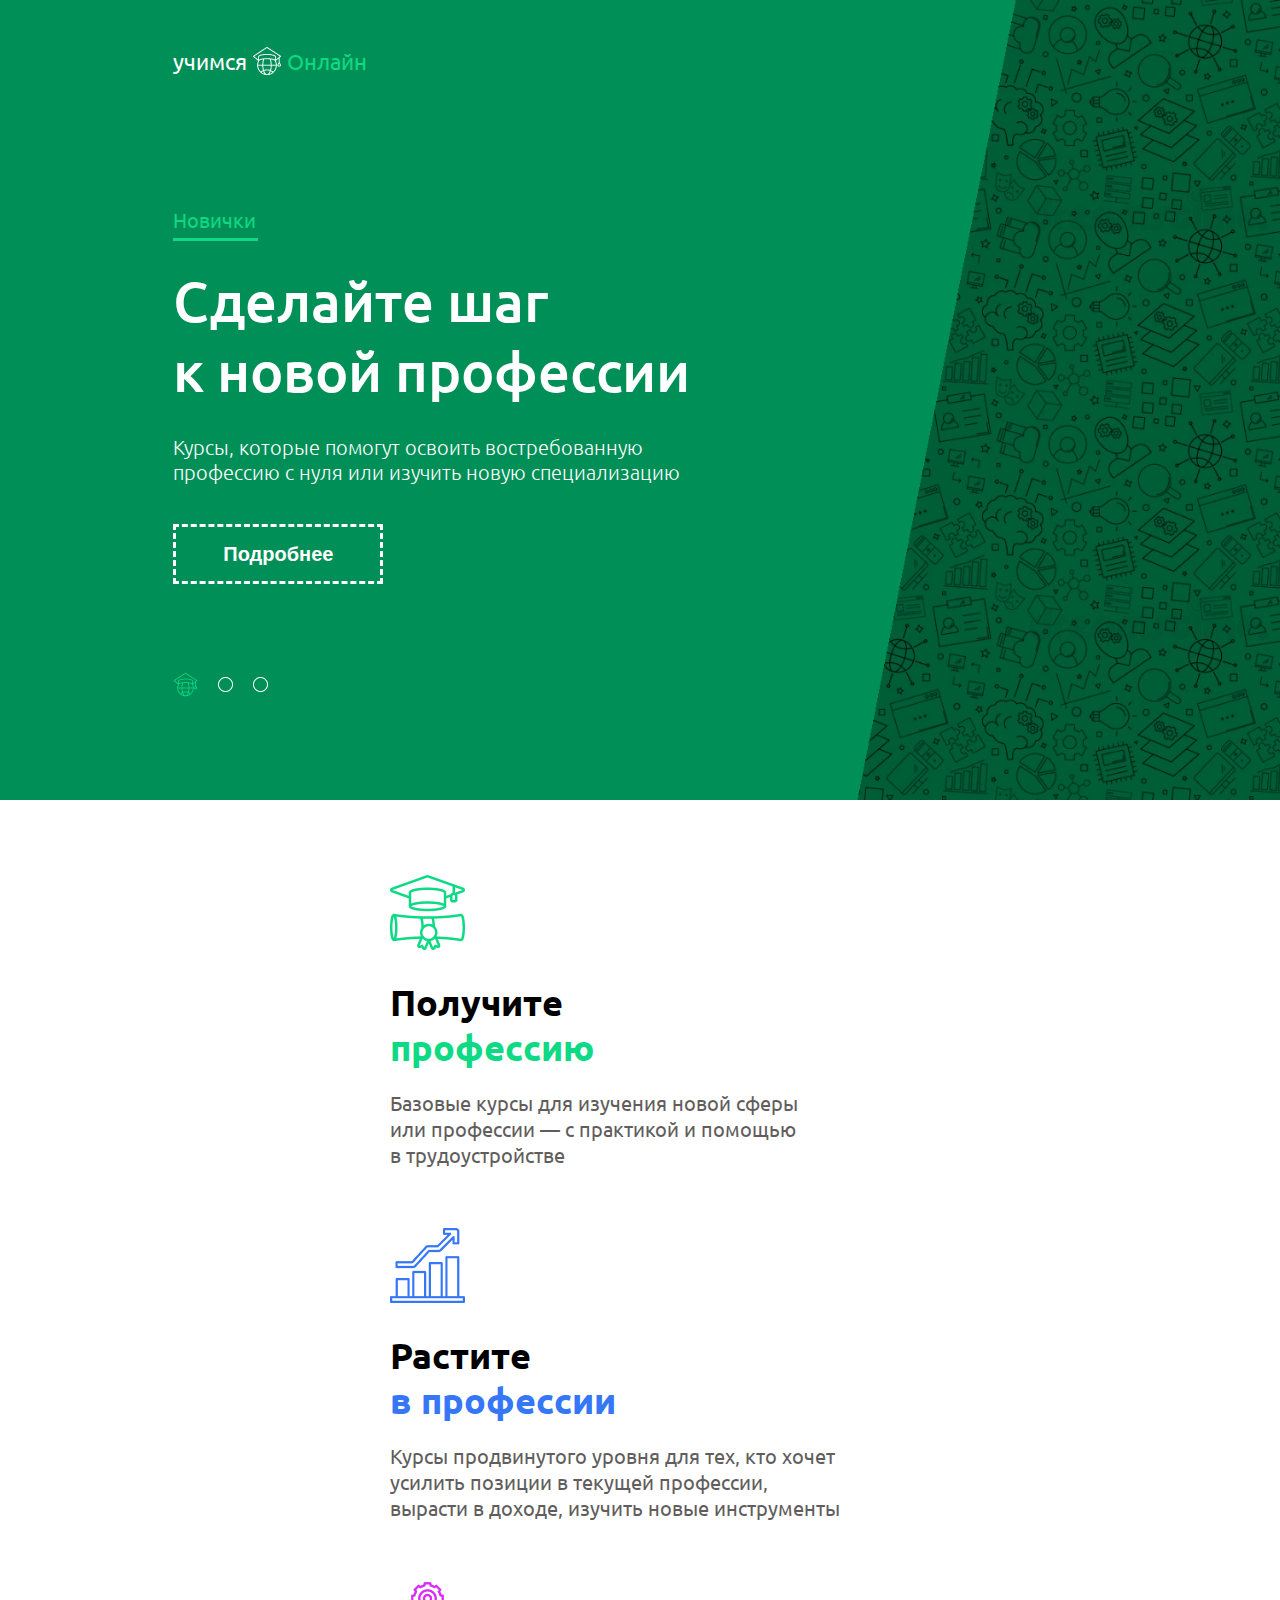
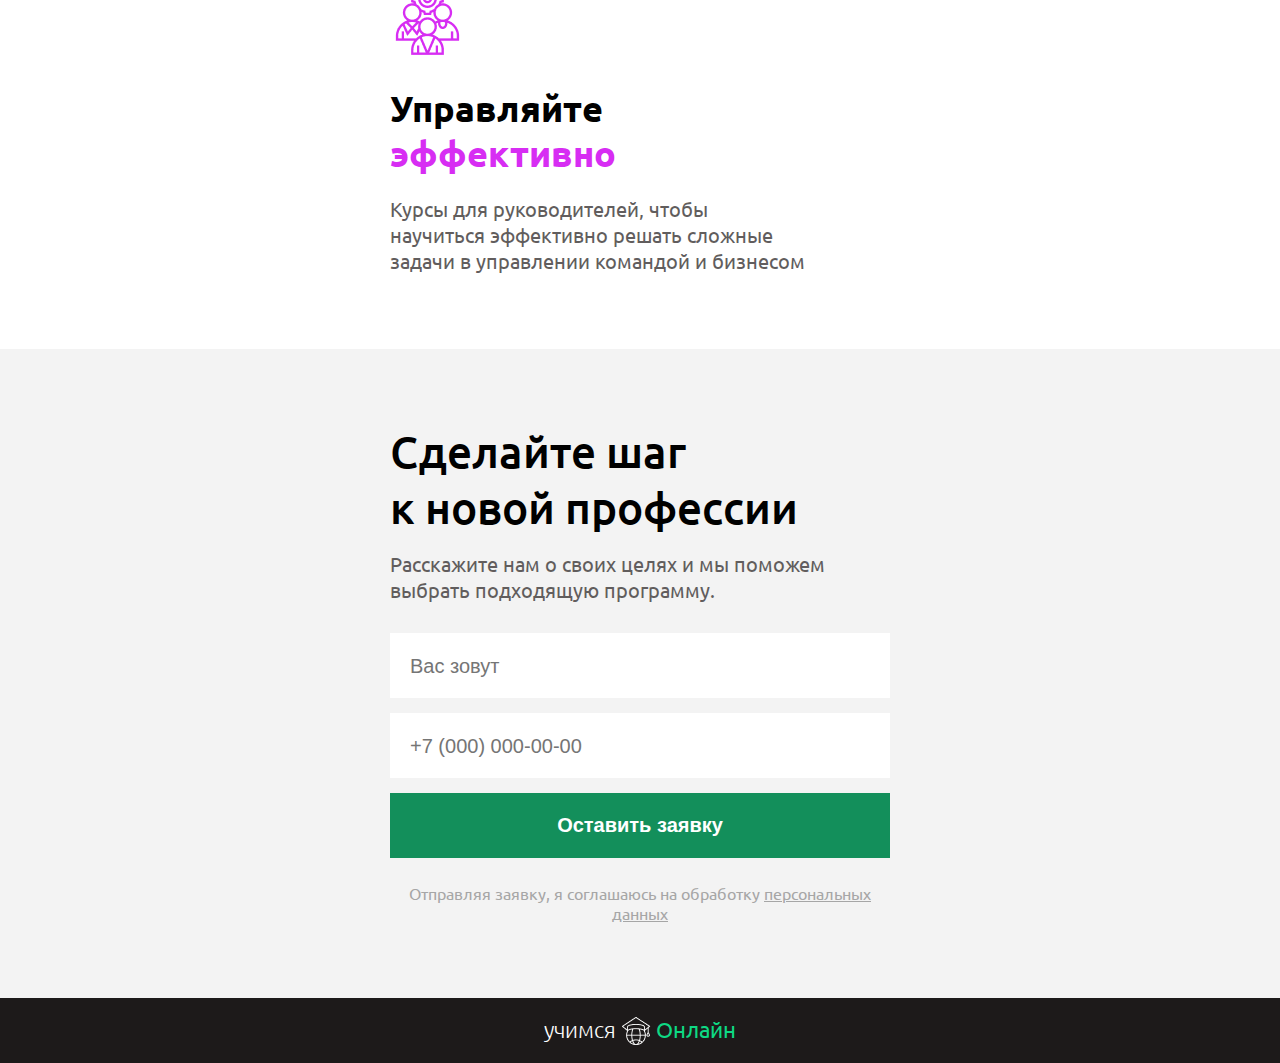
<file: index.html>
<!DOCTYPE html>
<html lang="ru">
<head>
  <meta charset="UTF-8">
  <meta http-equiv="X-UA-Compatible" content="IE=edge, chrome=1">
  <meta name="viewport" content="width=device-width, initial-scale=1.0">
  <link rel="stylesheet" href="./css/main.css">
  <link rel="icon" href="favicon.ico" type="./img/logo_study.png">
  <script src="./jquery/jquery371.js"></script>
  <script src="./jquery/TouchSwipe-Jquery-Plugin-master/jquery.touchSwipe.min.js"></script>

  <title>
    учимся Оналйн
  </title>

</head>
  <link rel="preconnect" href="https://fonts.googleapis.com">
<body>
  <main>
    <div class="wrapper">
      <div class="wrapper__content">
        <!-- Слайдер -->
        <div class="slider">
          <div class="slide slidegreen active">
            <div class="slide__box">
              <div class="slide__logo">
                <p class="logo__text">учимся</p>
                <img src="./img/logo_study.png" alt="logoimage" class="logo__img">
                <p class="logo__text-color active green">Онлайн</p>
              </div>
              <div class="slide__body">
                <div class="slide__bodytext">
                  <div class="slide__level green active">
                    <p class="level__text green active">Новички</p>
                  </div>
                    <h2 class="slide__title">
                      Сделайте шаг<br>к новой профессии
                    </h2>
                  <div class="slide__description green">
                    <p>
                      Курсы, которые помогут освоить востребованную профессию с нуля или изучить новую специализацию
                    </p>
                  </div>
                </div>
                <div class="slide__bodybtn">
                  <button class="button hover-green">
                    Подробнее
                  </button>
                </div>
              </div>
            </div>
          </div>
          <div class="slide slideblue active">
            <div class="slide__box">
              <div class="slide__logo">
                <p class="logo__text">учимся</p>
                <img src="./img/logo_study.png" alt="logoimage" class="logo__img">
                <p class="logo__text-color active blue">Онлайн</p>
              </div>
              <div class="slide__body">
                <div class="slide__bodytext">
                  <div class="slide__level blue active">
                    <p class="level__text blue">Специалисты</p>
                  </div>
                    <h2 class="slide__title">
                      Сделайте шаг<br>к росту карьеры
                    </h2>
                  <div class="slide__description blue">
                    <p>
                      Курсы для специалистов с опытом, чтобы развиваться в профессии и открывать новые возможности в карьере
                    </p>
                  </div>
                </div>
                <div class="slide__bodybtn ">
                  <button class="button hover-blue">
                    Подробнее
                  </button>
                </div>
              </div>
            </div>
          </div>
          <div class="slide slidepurp active">
            <div class="slide__box">
              <div class="slide__logo purp">
                <p class="logo__text">учимся</p>
                <img src="./img/logo_study.png" alt="logoimage" class="logo__img">
                <p class="logo__text-color active purp">Онлайн</p>
              </div>
              <div class="slide__body">
                <div class="slide__bodytext">
                  <div class="slide__level purp active">
                    <p class="level__text purp">Руководители</p>
                  </div>
                    <h2 class="slide__title">
                      Сделайте шаг<br>к новым решениям
                    </h2>
                  <div class="slide__description purp">
                    <p>
                      Курсы для руководителей, чтобы развивать управленческие навыки и растить бизнес
                    </p>
                  </div>
                </div>
                <div class="slide__bodybtn ">
                  <button class="button hover-purp">
                    Подробнее
                  </button>
                </div>
              </div>
            </div>
          </div>
          <!-- Переключатели -->
          <button id="prev" class="arrow">
            <div class="arrow_prev"></div>
          </button>
          <button id="next" class="arrow">
            <div class="arrow_next"></div>
          </button>
          <!-- Точки прогрессса -->
          <div class="progress-dots">
              <div class="dot active green"></div>
              <div class="dot blue"></div>
              <div class="dot purp"></div>
          </div>
        </div>
      <!-- Блок направлений -->
        <div class="products">
          <div class="products__wrapper">
            <div class="product">
              <img class="product__image" src="./img/product1.png" alt="productimage1">
              <div class="product__title">
                Получите<br><span class="title__green">профессию</span>
              </div>
              <div class="product__description">
                <p class="desc__text green">
                  Базовые курсы для изучения новой сферы или профессии — с практикой и помощью в трудоустройстве
                </p>
              </div>
            </div>
            <div class="product">
              <img class="product__image" src="./img/product2.png" alt="productimage2">
              <div class="product__title">
                Растите<br><span class="title__blue">в профессии</span>
              </div>
              <div class="product__description">
                <p class="desc__text blue">
                  Курсы продвинутого уровня для тех, кто хочет усилить позиции в текущей профессии, вырасти в доходе, изучить новые инструменты
                </p>
              </div>
            </div>
            <div class="product">
              <img class="product__image" src="./img/product3.png" alt="productimage3">
              <div class="product__title">
                Управляйте<br><span class="title__purp">эффективно</span>
              </div>
              <div class="product__description">
                <p class="desc__text purp">
                  Курсы для руководителей, чтобы научиться эффективно решать сложные задачи в управлении командой и бизнесом
                </p>
              </div>
            </div>
          </div>
        </div>
      <!-- Форма обр. связи -->
        <div class="form">
          <div class="form__wrapper">
            <div class="form__text">
              <h2 class="form__title">
                Сделайте шаг<br>к новой профессии
              </h2>
              <p class="form__description">
                Расскажите нам о своих целях и мы поможем выбрать подходящую программу.
              </p>
            </div>
            <div class="form__inp">
              <div class="form__fields">
                <div class="form__field field__name">
                  <p><input type="text" class="field__input" name="username" placeholder="Вас зовут"></p>
                </div>
                <div class="form__field field__phone">
                  <p><input type="text" class="field__input" name="username" placeholder="+7 (000) 000-00-00"></p>
                </div>
                <div class="slide__bodybtn">
                  <button type="submit" class="button form">
                    Оставить заявку
                  </button>
                </div>
              </div>
              <div class="form__info">
                <p class="info__text">
                  Отправляя заявку, я соглашаюсь на обработку <a class="info__link" href="#">персональных данных</a>
                </p>
              </div>
            </div>
          </div>
        </div>
        <!-- Подвал -->
        <footer>
          <div class="footer">
            <div class="footer__wrapper">
              <p class="footer__text">учимся</p>
              <img src="./img/logo_study.png" alt="logoimage" class="logo__img">
              <p class="footer__text green">Онлайн</p>
            </div>
          </div>
        </footer>
      </div>
    </div>
  </main>
  


  <script src="./js/slider.js"></script>
  <script src="./js/buttoncolor.js"></script>

</body>
</html>
</file>
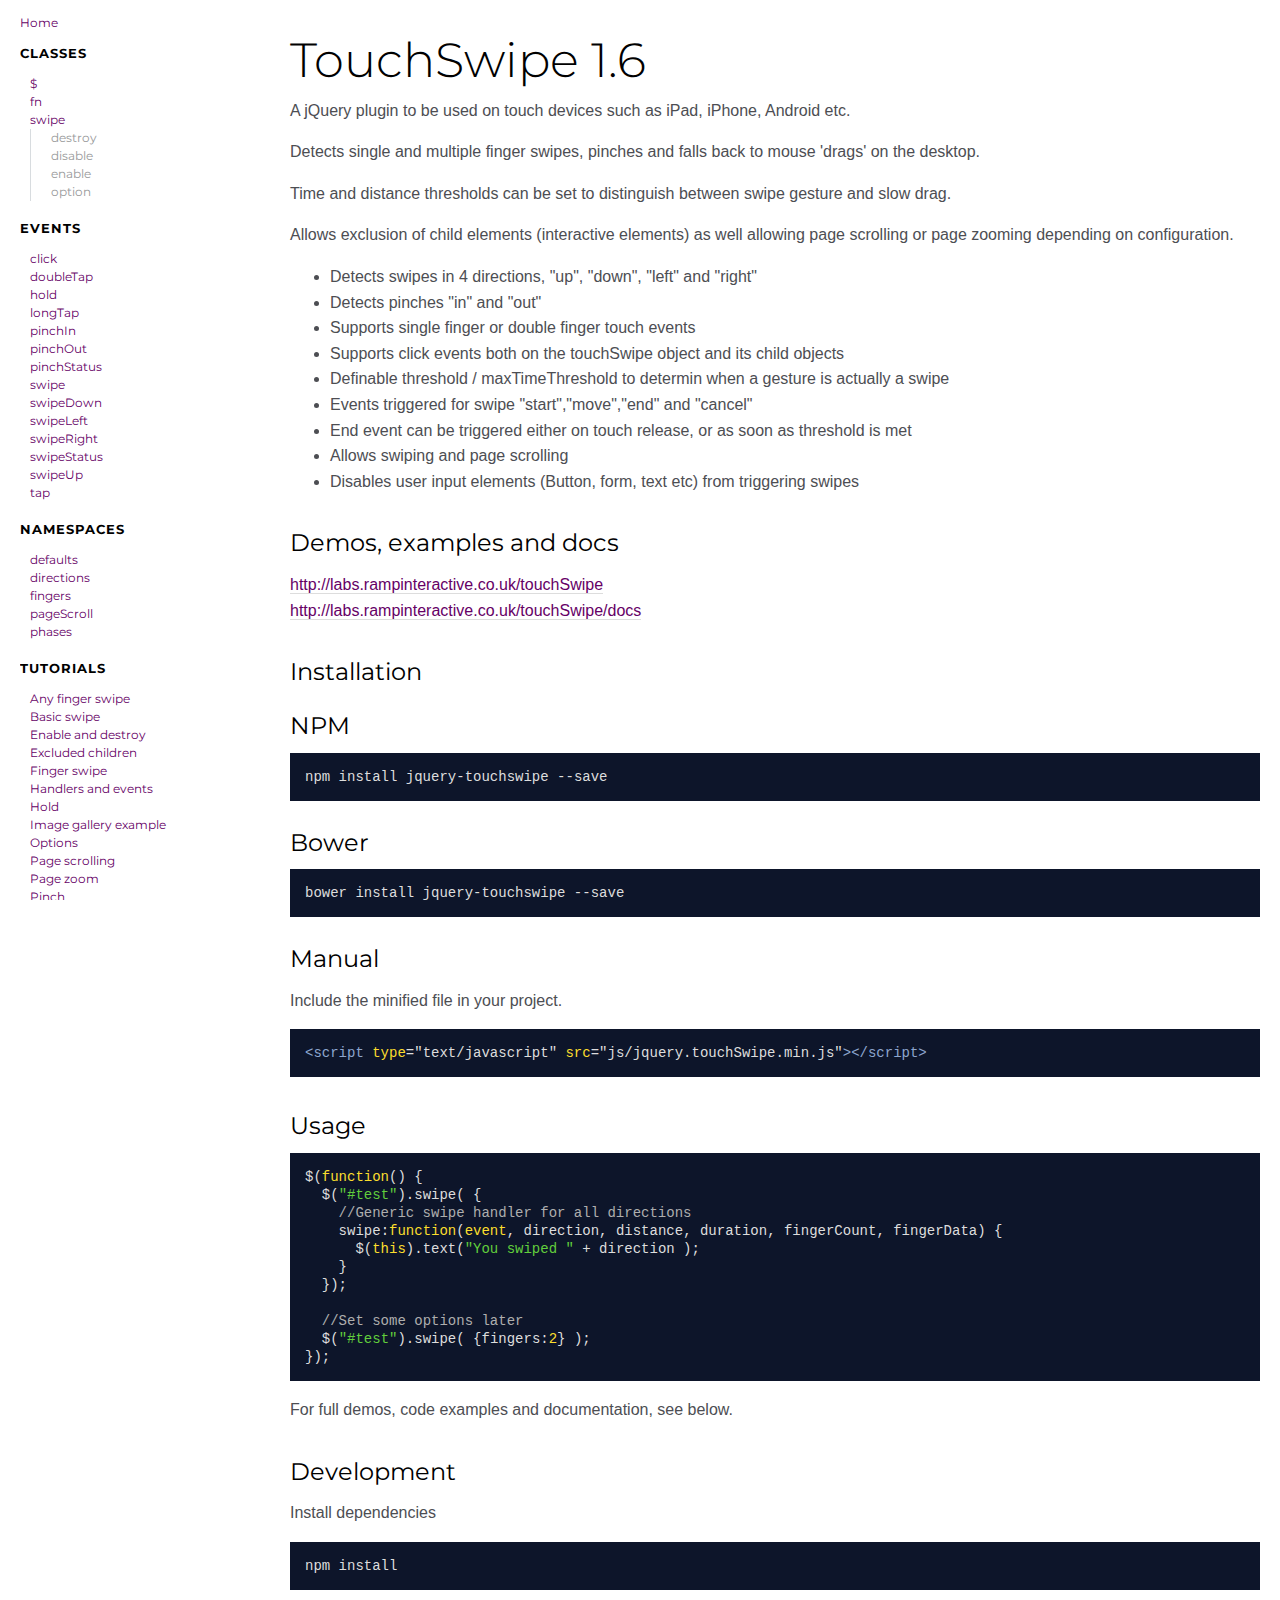
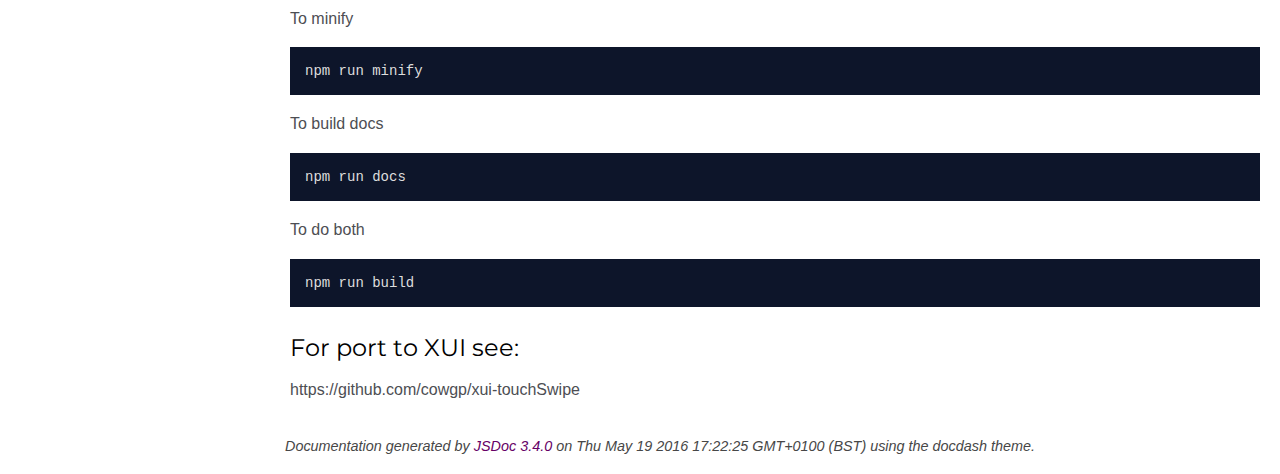
<file: jquery/TouchSwipe-Jquery-Plugin-master/docs/index.html>
<!DOCTYPE html>
<html lang="en">
<head>
    <meta charset="utf-8">
    <title>Home - Documentation</title>

    <script src="scripts/prettify/prettify.js"></script>
    <script src="scripts/prettify/lang-css.js"></script>
    <!--[if lt IE 9]>
      <script src="//html5shiv.googlecode.com/svn/trunk/html5.js"></script>
    <![endif]-->
    <link type="text/css" rel="stylesheet" href="https://code.ionicframework.com/ionicons/2.0.1/css/ionicons.min.css">
    <link type="text/css" rel="stylesheet" href="styles/prettify.css">
    <link type="text/css" rel="stylesheet" href="styles/jsdoc.css">
</head>
<body>

<input type="checkbox" id="nav-trigger" class="nav-trigger" />
<label for="nav-trigger" class="navicon-button x">
  <div class="navicon"></div>
</label>

<label for="nav-trigger" class="overlay"></label>

<nav>
    <h2><a href="index.html">Home</a></h2><h3>Classes</h3><ul><li><a href="$.html">$</a></li><li><a href="$.fn.html">fn</a></li><li><a href="$.fn.swipe.html">swipe</a><ul class='methods'><li data-type='method'><a href="$.fn.swipe.html#destroy">destroy</a></li><li data-type='method'><a href="$.fn.swipe.html#disable">disable</a></li><li data-type='method'><a href="$.fn.swipe.html#enable">enable</a></li><li data-type='method'><a href="$.fn.swipe.html#option">option</a></li></ul></li></ul><h3>Events</h3><ul><li><a href="$.fn.swipe.html#event:click">click</a></li><li><a href="$.fn.swipe.html#event:doubleTap">doubleTap</a></li><li><a href="$.fn.swipe.html#event:hold">hold</a></li><li><a href="$.fn.swipe.html#event:longTap">longTap</a></li><li><a href="$.fn.swipe.html#event:pinchIn">pinchIn</a></li><li><a href="$.fn.swipe.html#event:pinchOut">pinchOut</a></li><li><a href="$.fn.swipe.html#event:pinchStatus">pinchStatus</a></li><li><a href="$.fn.swipe.html#event:swipe">swipe</a></li><li><a href="$.fn.swipe.html#event:swipeDown">swipeDown</a></li><li><a href="$.fn.swipe.html#event:swipeLeft">swipeLeft</a></li><li><a href="$.fn.swipe.html#event:swipeRight">swipeRight</a></li><li><a href="$.fn.swipe.html#event:swipeStatus">swipeStatus</a></li><li><a href="$.fn.swipe.html#event:swipeUp">swipeUp</a></li><li><a href="$.fn.swipe.html#event:tap">tap</a></li></ul><h3>Namespaces</h3><ul><li><a href="$.fn.swipe.defaults.html">defaults</a></li><li><a href="$.fn.swipe.directions.html">directions</a></li><li><a href="$.fn.swipe.fingers.html">fingers</a></li><li><a href="$.fn.swipe.pageScroll.html">pageScroll</a></li><li><a href="$.fn.swipe.phases.html">phases</a></li></ul><h3>Tutorials</h3><ul><li><a href="tutorial-Any_finger_swipe.html">Any finger swipe</a></li><li><a href="tutorial-Basic_swipe.html">Basic swipe</a></li><li><a href="tutorial-Enable_and_destroy.html">Enable and destroy</a></li><li><a href="tutorial-Excluded_children.html">Excluded children</a></li><li><a href="tutorial-Finger_swipe.html">Finger swipe</a></li><li><a href="tutorial-Handlers_and_events.html">Handlers and events</a></li><li><a href="tutorial-Hold.html">Hold</a></li><li><a href="tutorial-Image_gallery_example.html">Image gallery example</a></li><li><a href="tutorial-Options.html">Options</a></li><li><a href="tutorial-Page_scrolling.html">Page scrolling</a></li><li><a href="tutorial-Page_zoom.html">Page zoom</a></li><li><a href="tutorial-Pinch.html">Pinch</a></li><li><a href="tutorial-Pinch_and_Swipe.html">Pinch and Swipe</a></li><li><a href="tutorial-Pinch_status.html">Pinch status</a></li><li><a href="tutorial-Single_swipe.html">Single swipe</a></li><li><a href="tutorial-Stop_propegation.html">Stop propegation</a></li><li><a href="tutorial-Swipe_status.html">Swipe status</a></li><li><a href="tutorial-Tap_vs_swipe.html">Tap vs swipe</a></li><li><a href="tutorial-Thresholds.html">Thresholds</a></li><li><a href="tutorial-Trigger_handlers.html">Trigger handlers</a></li><li><a href="tutorial-index_.html">index</a></li></ul>
</nav>

<div id="main">
    

    



    









    


    <section class="readme">
        <article><h1>TouchSwipe 1.6</h1><p>A jQuery plugin to be used on touch devices such as iPad, iPhone, Android etc.</p>
<p>Detects single and multiple finger swipes, pinches and falls back to mouse 'drags' on the desktop.</p>
<p>Time and distance thresholds can be set to distinguish between swipe gesture and slow drag.</p>
<p>Allows exclusion of child elements (interactive elements) as well allowing page scrolling or page zooming depending on configuration.</p>
<ul>
<li>Detects swipes in 4 directions, &quot;up&quot;, &quot;down&quot;, &quot;left&quot; and &quot;right&quot;</li>
<li>Detects pinches &quot;in&quot; and &quot;out&quot;</li>
<li>Supports single finger or double finger touch events</li>
<li>Supports click events both on the touchSwipe object and its child objects</li>
<li>Definable threshold / maxTimeThreshold to determin when a gesture is actually a swipe</li>
<li>Events triggered for swipe &quot;start&quot;,&quot;move&quot;,&quot;end&quot; and &quot;cancel&quot;</li>
<li>End event can be triggered either on touch release, or as soon as threshold is met</li>
<li>Allows swiping and page scrolling</li>
<li>Disables user input elements (Button, form, text etc) from triggering swipes</li>
</ul>
<h2>Demos, examples and docs</h2><p><a href="http://labs.rampinteractive.co.uk/touchSwipe">http://labs.rampinteractive.co.uk/touchSwipe</a><br><a href="http://labs.rampinteractive.co.uk/touchSwipe/docs">http://labs.rampinteractive.co.uk/touchSwipe/docs</a></p>
<h2>Installation</h2><h3>NPM</h3><pre class="prettyprint source lang-bash"><code>npm install jquery-touchswipe --save</code></pre><h3>Bower</h3><pre class="prettyprint source lang-bash"><code>bower install jquery-touchswipe --save</code></pre><h3>Manual</h3><p>Include the minified file in your project.</p>
<pre class="prettyprint source lang-html"><code>&lt;script type=&quot;text/javascript&quot; src=&quot;js/jquery.touchSwipe.min.js&quot;>&lt;/script></code></pre><h2>Usage</h2><pre class="prettyprint source lang-javascript"><code>$(function() {
  $(&quot;#test&quot;).swipe( {
    //Generic swipe handler for all directions
    swipe:function(event, direction, distance, duration, fingerCount, fingerData) {
      $(this).text(&quot;You swiped &quot; + direction );  
    }
  });

  //Set some options later
  $(&quot;#test&quot;).swipe( {fingers:2} );
});</code></pre><p>For full demos, code examples and documentation, see below.</p>
<h2>Development</h2><p>Install dependencies</p>
<pre class="prettyprint source lang-bash"><code>npm install</code></pre><p>To minify</p>
<pre class="prettyprint source lang-bash"><code>npm run minify</code></pre><p>To build docs</p>
<pre class="prettyprint source lang-bash"><code>npm run docs</code></pre><p>To do both</p>
<pre class="prettyprint source lang-bash"><code>npm run build</code></pre><h3>For port to XUI see:</h3><p>https://github.com/cowgp/xui-touchSwipe</p></article>
    </section>






</div>

<br class="clear">

<footer>
    Documentation generated by <a href="https://github.com/jsdoc3/jsdoc">JSDoc 3.4.0</a> on Thu May 19 2016 17:22:25 GMT+0100 (BST) using the docdash theme.
</footer>

<script>prettyPrint();</script>
<script src="scripts/linenumber.js"></script>
</body>
</html>
</file>
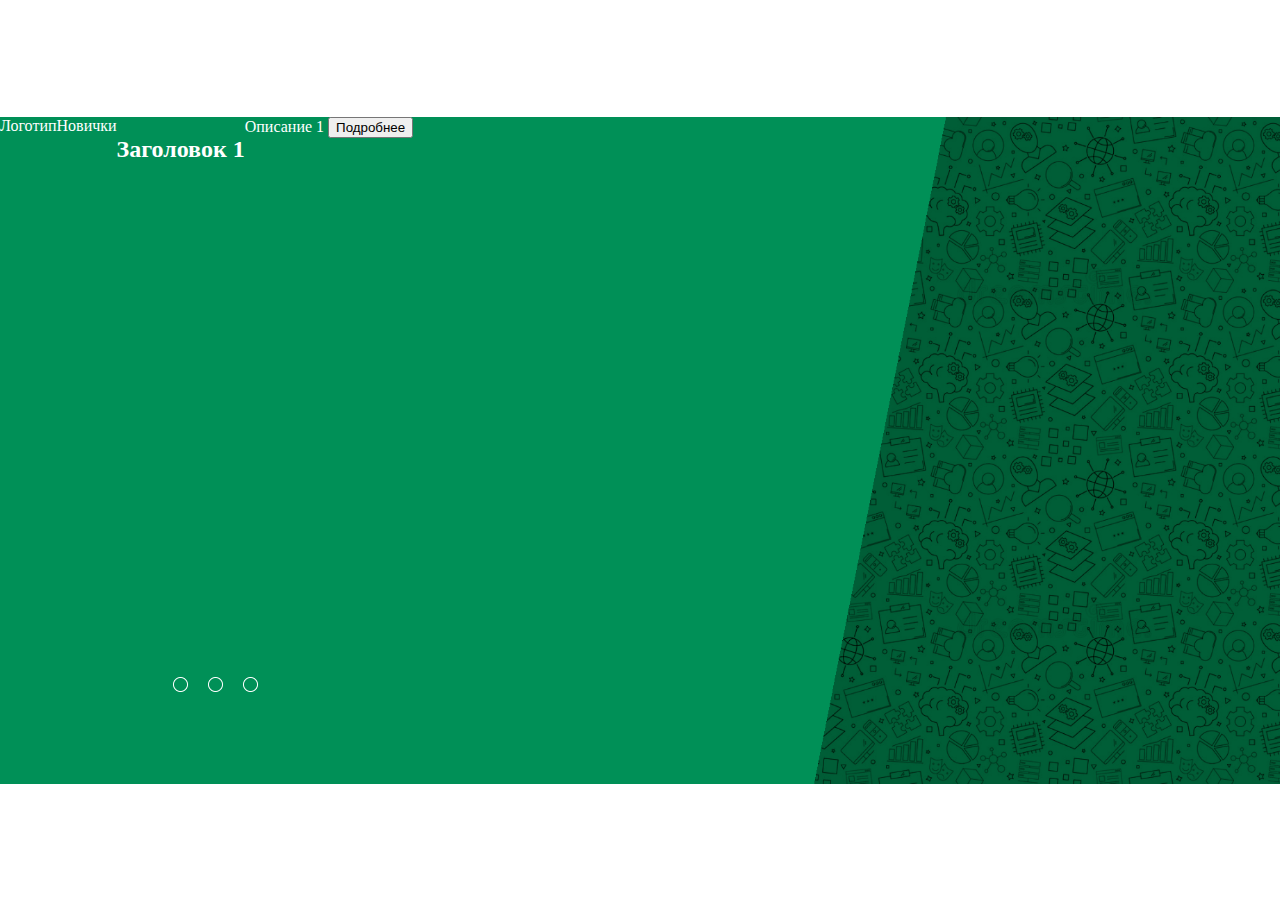
<file: index_test.html>
<!DOCTYPE html>
<html lang="en">
<head>
    <meta charset="UTF-8">
    <meta name="viewport" content="width=device-width, initial-scale=1.0">
    <title>Карусель</title>
    <link rel="stylesheet" href="./css/main.css">
    <script src="https://code.jquery.com/jquery-3.7.1.min.js"></script>
    <!-- <style>
        .slide { display: none; }
        .slide.active { display: block; }
    </style> -->
</head>
<body>
    <div class="slider">
        <div class="slide active" style="background-image: url('../../img/slide_background1.png');">
          <div class="logo">Логотип</div>
          <div class="title">Новички</div>
          <h2>Заголовок 1</h2>
          <p>Описание 1 <button>Подробнее</button></p>
        </div>
        <div class="slide" style="background-image: url('../../img/slide_background2.png');">
          <div class="logo">Логотип</div>
          <div class="title">Специалисты</div>
          <h2>Заголовок 2</h2>
          <p>Описание 2 <button>Подробнее</button></p>
        </div>
        <div class="slide" style="background-image: url('../../img/slide_background3.png');">
          <div class="logo">Логотип</div>
          <div class="title">Руководители</div>
          <h2>Заголовок 3</h2>
          <p>Описание 3 <button>Подробнее</button></p>
        </div>
        <button id="prev" class="arrow">←</button>
        <button id="next" class="arrow">→</button>
        <div class="progress-dots">
            <span class="dot active"></span>
            <span class="dot"></span>
            <span class="dot"></span>
        </div>
    </div>
    <script>
$(document).ready(function() {
    let currentIndex = 0;
    const slides = $('.slide');
    const totalSlides = slides.length;

    // Создание точек прогресса
    for (let i = 0; i < totalSlides; i++) {
        $('.dots').append('<div class="dot"></div>');
    }

    function showSlide(index) {
        slides.removeClass('active');
        slides.eq(index).addClass('active');
        $('.dot').removeClass('active').eq(index).addClass('active');
    }

    $('#next').click(function() {
        currentIndex = (currentIndex + 1) % totalSlides;
        showSlide(currentIndex);
    });

    $('#prev').click(function() {
        currentIndex = (currentIndex - 1 + totalSlides) % totalSlides;
        showSlide(currentIndex);
    });

    // Обработчик клика для точек
    $('.dot').click(function() {
        currentIndex = $(this).index();
        showSlide(currentIndex);
    });
});

    </script>
</body>
</html>
</file>
<file: css/main.css>
@import url(./layout/fonts.css);
@import url(./layout/base.css);
@import url(./blocks/slider/slider.css);
@import url(./blocks/slider/arrows.css);
@import url(./blocks/slider/progressdots.css);
@import url(./blocks/slider/button.css);
@import url(./blocks/products/product.css);
@import url(./blocks/form/form.css);
@import url(./blocks/footer/footer.css);
</file>
<file: jquery/TouchSwipe-Jquery-Plugin-master/docs/styles/prettify.css>
.pln {
  color: #ddd;
}

/* string content */
.str {
  color: #61ce3c;
}

/* a keyword */
.kwd {
  color: #fbde2d;
}

/* a comment */
.com {
  color: #aeaeae;
}

/* a type name */
.typ {
  color: #8da6ce;
}

/* a literal value */
.lit {
  color: #fbde2d;
}

/* punctuation */
.pun {
  color: #ddd;
}

/* lisp open bracket */
.opn {
  color: #000000;
}

/* lisp close bracket */
.clo {
  color: #000000;
}

/* a markup tag name */
.tag {
  color: #8da6ce;
}

/* a markup attribute name */
.atn {
  color: #fbde2d;
}

/* a markup attribute value */
.atv {
  color: #ddd;
}

/* a declaration */
.dec {
  color: #EF5050;
}

/* a variable name */
.var {
  color: #c82829;
}

/* a function name */
.fun {
  color: #4271ae;
}

/* Specify class=linenums on a pre to get line numbering */
ol.linenums {
  margin-top: 0;
  margin-bottom: 0;
}
</file>
<file: jquery/TouchSwipe-Jquery-Plugin-master/docs/styles/jsdoc.css>
@import url(https://fonts.googleapis.com/css?family=Montserrat:400,700);

* {
  box-sizing: border-box
}

html, body {
  height: 100%;
  width: 100%;
}

body {
  color: #4d4e53;
  background-color: white;
  margin: 0 auto;
  padding: 0 20px;
  font-family: 'Helvetica Neue', Helvetica, sans-serif;
  font-size: 16px;
  line-height: 160%;
}

a,
a:active {
  color: #606;
  text-decoration: none;
}

a:hover {
  text-decoration: none;
}

article a {
  border-bottom: 1px solid #ddd;
}

article a:hover, article a:active {
  border-bottom-color: #222;
}

p, ul, ol, blockquote {
  margin-bottom: 1em;
}

h1, h2, h3, h4, h5, h6 {
  font-family: 'Montserrat', sans-serif;
}

h1, h2, h3, h4, h5, h6 {
  color: #000;
  font-weight: 400;
  margin: 0;
}

h1 {
  font-weight: 300;
  font-size: 48px;
  margin: 1em 0 .5em;
}

h1.page-title {
  font-size: 48px;
  margin: 1em 30px;
}

h2 {
  font-size: 24px;
  margin: 1.5em 0 .3em;
}

h3 {
  font-size: 24px;
  margin: 1.2em 0 .3em;
}

h4 {
  font-size: 18px;
  margin: 1em 0 .2em;
  color: #4d4e53;
}

h4.name {
  color: #fff;
  background: #6d426d;
  box-shadow: 0 .25em .5em #d3d3d3;
  border-top: 1px solid #d3d3d3;
  border-bottom: 1px solid #d3d3d3;
  margin: 1.5em 0 0.5em;
  padding: .75em 0 .75em 10px;
}

h5, .container-overview .subsection-title {
  font-size: 120%;
  letter-spacing: -0.01em;
  margin: 8px 0 3px 0;
}

h6 {
  font-size: 100%;
  letter-spacing: -0.01em;
  margin: 6px 0 3px 0;
  font-style: italic;
}

tt, code, kbd, samp {
  font-family: Consolas, Monaco, 'Andale Mono', monospace;
  background: #f4f4f4;
  padding: 1px 5px;
}

.class-description {
  font-size: 130%;
  line-height: 140%;
  margin-bottom: 1em;
  margin-top: 1em;
}

.class-description:empty {
  margin: 0
}

#main {
  float: right;
  min-width: 360px;
  width: calc(100% - 240px);
}

header {
  display: block
}

section {
  display: block;
  background-color: #fff;
  padding: 0 0 0 30px;
}

.variation {
  display: none
}

.signature-attributes {
  font-size: 60%;
  color: #eee;
  font-style: italic;
  font-weight: lighter;
}

nav {
  float: left;
  display: block;
  width: 250px;
  background: #fff;
  overflow: auto;
  position: fixed;
  height: 100%;
}

nav h3 {
  margin-top: 12px;
  font-size: 13px;
  text-transform: uppercase;
  letter-spacing: 1px;
  font-weight: 700;
  line-height: 24px;
  margin: 15px 0 10px;
  padding: 0;
  color: #000;
}

nav ul {
  font-family: 'Lucida Grande', 'Lucida Sans Unicode', arial, sans-serif;
  font-size: 100%;
  line-height: 17px;
  padding: 0;
  margin: 0;
  list-style-type: none;
}

nav ul a,
nav ul a:active {
  font-family: 'Montserrat', sans-serif;
  line-height: 18px;
  padding: 0;
  display: block;
  font-size: 12px;
}

nav a:hover,
nav a:active {
  color: #606;
}

nav > ul {
  padding: 0 10px;
}

nav > ul > li > a {
  color: #606;
}

nav ul ul {
  margin-bottom: 10px
}

nav ul ul a {
  color: hsl(207, 1%, 60%);
  border-left: 1px solid hsl(207, 10%, 86%);
}

nav ul ul a,
nav ul ul a:active {
  padding-left: 20px
}

nav h2 {
   font-size: 12px;
   margin: 0;
   padding: 0;
}

nav > h2 > a {
   display: block;
   margin: 10px 0 -10px;
   color: #606 !important;
}

footer {
  color: hsl(0, 0%, 28%);
  margin-left: 250px;
  display: block;
  padding: 15px;
  font-style: italic;
  font-size: 90%;
}

.ancestors {
  color: #999
}

.ancestors a {
   color: #999 !important;
}

.clear {
  clear: both
}

.important {
  font-weight: bold;
  color: #950B02;
}

.yes-def {
  text-indent: -1000px
}

.type-signature {
  color: #CA79CA
}

.type-signature:last-child {
  color: #eee;
}

.name, .signature {
  font-family: Consolas, Monaco, 'Andale Mono', monospace
}

.signature {
    color: #fc83ff;
}

.details {
  margin-top: 6px;
  border-left: 2px solid #DDD;
  line-height: 20px;
  font-size: 14px;
}

.details dt {
   width: 120px;
   float: left;
   padding-left: 10px;
}

.details dd {
   margin-left: 70px;
   margin-top: 6px;
   margin-bottom: 6px;
}

.details ul {
   margin: 0
}

.details ul {
   list-style-type: none
}

.details pre.prettyprint {
   margin: 0
}

.details .object-value {
   padding-top: 0
}

.description {
  margin-bottom: 1em;
  margin-top: 1em;
}

.code-caption {
  font-style: italic;
  font-size: 107%;
  margin: 0;
}

.prettyprint {
  font-size: 14px;
  overflow: auto;
}

.prettyprint.source {
  width: inherit;
  line-height: 18px;
  display: block;
  background-color: #0d152a;
  color: #aeaeae;
}

.prettyprint code {
  line-height: 18px;
  display: block;
  background-color: #0d152a;
  color: #4D4E53;
}

.prettyprint > code {
  padding: 15px;
}

.prettyprint .linenums code {
  padding: 0 15px
}

.prettyprint .linenums li:first-of-type code {
  padding-top: 15px
}

.prettyprint code span.line {
  display: inline-block
}

.prettyprint.linenums {
  padding-left: 70px;
  -webkit-user-select: none;
  -moz-user-select: none;
  -ms-user-select: none;
  user-select: none;
}

.prettyprint.linenums ol {
   padding-left: 0
}

.prettyprint.linenums li {
   border-left: 3px #34446B solid;
}

.prettyprint.linenums li.selected, .prettyprint.linenums li.selected * {
   background-color: #34446B;
}

.prettyprint.linenums li * {
   -webkit-user-select: text;
   -moz-user-select: text;
   -ms-user-select: text;
   user-select: text;
}

.params, .props {
  border-spacing: 0;
  border: 1px solid #ddd;
  border-collapse: collapse;
  border-radius: 3px;
  box-shadow: 0 1px 3px rgba(0,0,0,0.1);
  width: 100%;
  font-size: 14px;
  margin: 1em 0;
}

.params .type {
  white-space: nowrap;
}

.params code {
  white-space: pre;
}

.params td, .params .name, .props .name, .name code {
   color: #4D4E53;
   font-family: Consolas, Monaco, 'Andale Mono', monospace;
   font-size: 100%;
}

.params td, .params th, .props td, .props th {
   margin: 0px;
   text-align: left;
   vertical-align: top;
   padding: 10px;
   display: table-cell;
}

.params td {
   border-top: 1px solid #eee
}

.params thead tr, .props thead tr {
   background-color: #fff;
   font-weight: bold;
}

.params .params thead tr, .props .props thead tr {
   background-color: #fff;
   font-weight: bold;
}

.params td.description > p:first-child, .props td.description > p:first-child {
   margin-top: 0;
   padding-top: 0;
}

.params td.description > p:last-child, .props td.description > p:last-child {
   margin-bottom: 0;
   padding-bottom: 0;
}

span.param-type, .params td .param-type, .param-type dd {
   color: #606;
  font-family: Consolas, Monaco, 'Andale Mono', monospace
}

.param-type dt, .param-type dd {
  display: inline-block
}

.param-type {
  margin: 14px 0;
}

.disabled {
  color: #454545
}

/* navicon button */
.navicon-button {
  display: none;
  position: relative;
  padding: 2.0625rem 1.5rem;
  transition: 0.25s;
  cursor: pointer;
  -webkit-user-select: none;
     -moz-user-select: none;
      -ms-user-select: none;
          user-select: none;
  opacity: .8;
}
.navicon-button .navicon:before, .navicon-button .navicon:after {
  transition: 0.25s;
}
.navicon-button:hover {
  transition: 0.5s;
  opacity: 1;
}
.navicon-button:hover .navicon:before, .navicon-button:hover .navicon:after {
  transition: 0.25s;
}
.navicon-button:hover .navicon:before {
  top: .825rem;
}
.navicon-button:hover .navicon:after {
  top: -.825rem;
}

/* navicon */
.navicon {
  position: relative;
  width: 2.5em;
  height: .3125rem;
  background: #000;
  transition: 0.3s;
  border-radius: 2.5rem;
}
.navicon:before, .navicon:after {
  display: block;
  content: "";
  height: .3125rem;
  width: 2.5rem;
  background: #000;
  position: absolute;
  z-index: -1;
  transition: 0.3s 0.25s;
  border-radius: 1rem;
}
.navicon:before {
  top: .625rem;
}
.navicon:after {
  top: -.625rem;
}

/* open */
.nav-trigger:checked + label:not(.steps) .navicon:before,
.nav-trigger:checked + label:not(.steps) .navicon:after {
  top: 0 !important;
}

.nav-trigger:checked + label .navicon:before,
.nav-trigger:checked + label .navicon:after {
  transition: 0.5s;
}

/* Minus */
.nav-trigger:checked + label {
  -webkit-transform: scale(0.75);
          transform: scale(0.75);
}

/* × and + */
.nav-trigger:checked + label.plus .navicon,
.nav-trigger:checked + label.x .navicon {
  background: transparent;
}

.nav-trigger:checked + label.plus .navicon:before,
.nav-trigger:checked + label.x .navicon:before {
  -webkit-transform: rotate(-45deg);
          transform: rotate(-45deg);
  background: #FFF;
}

.nav-trigger:checked + label.plus .navicon:after,
.nav-trigger:checked + label.x .navicon:after {
  -webkit-transform: rotate(45deg);
          transform: rotate(45deg);
  background: #FFF;
}

.nav-trigger:checked + label.plus {
  -webkit-transform: scale(0.75) rotate(45deg);
          transform: scale(0.75) rotate(45deg);
}

.nav-trigger:checked ~ nav {
  left: 0 !important;
}

.nav-trigger:checked ~ .overlay {
  display: block;
}

.nav-trigger {
  position: fixed;
  top: 0;
  clip: rect(0, 0, 0, 0);
}

.overlay {
  display: none;
  position: fixed;
  top: 0;
  bottom: 0;
  left: 0;
  right: 0;
  width: 100%;
  height: 100%;
  background: hsla(0, 0%, 0%, 0.5);
  z-index: 1;
}

@media only screen and (min-width: 320px) and (max-width: 680px) {
  body {
    overflow-x: hidden;
  }

  nav {
    background: #FFF;
    width: 250px;
    height: 100%;
    position: fixed;
    top: 0;
    right: 0;
    bottom: 0;
    left: -250px;
    z-index: 3;
    padding: 0 10px;
    transition: left 0.2s;
  }

  .navicon-button {
    display: inline-block;
    position: fixed;
    top: 1.5em;
    right: 0;
    z-index: 2;
  }

  #main {
    width: 100%;
    min-width: 360px;
  }

  #main h1.page-title {
    margin: 1em 0;
  }

  #main section {
    padding: 0;
  }

  footer {
    margin-left: 0;
  }
}
</file>
